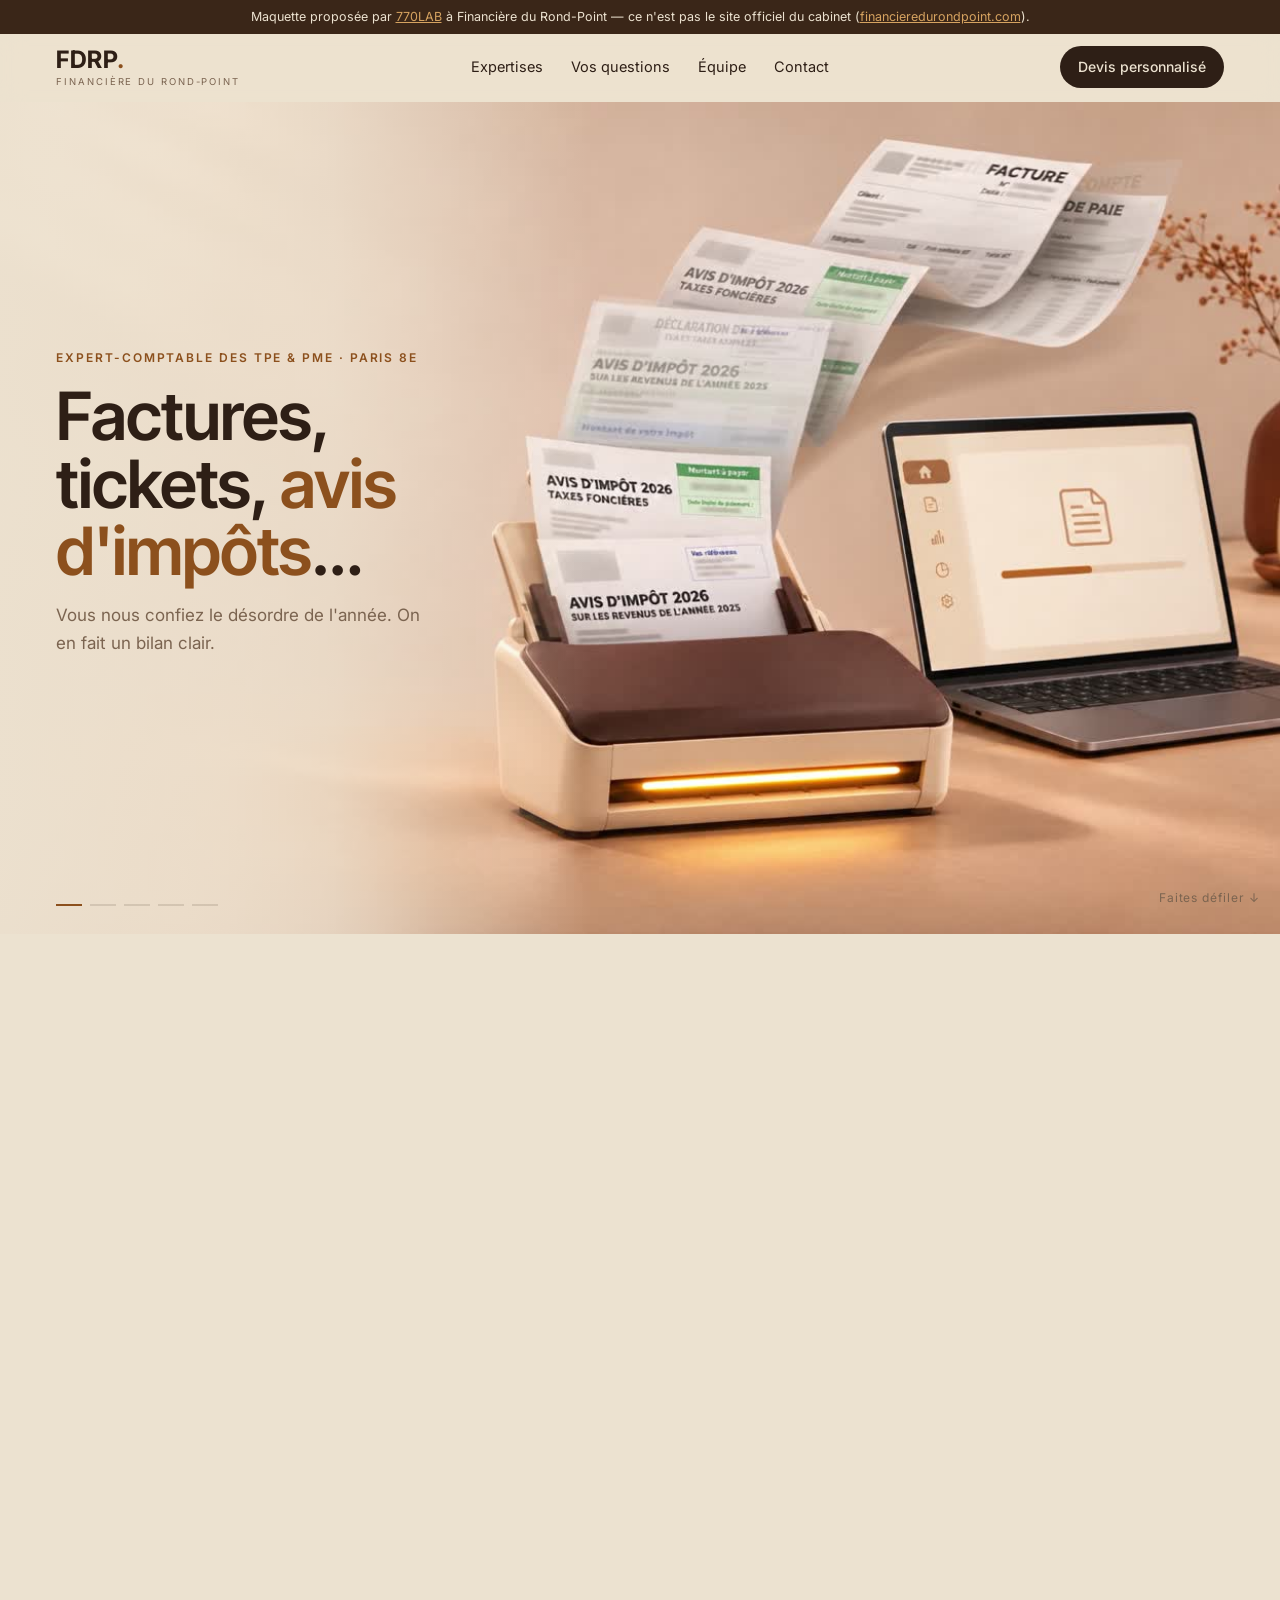
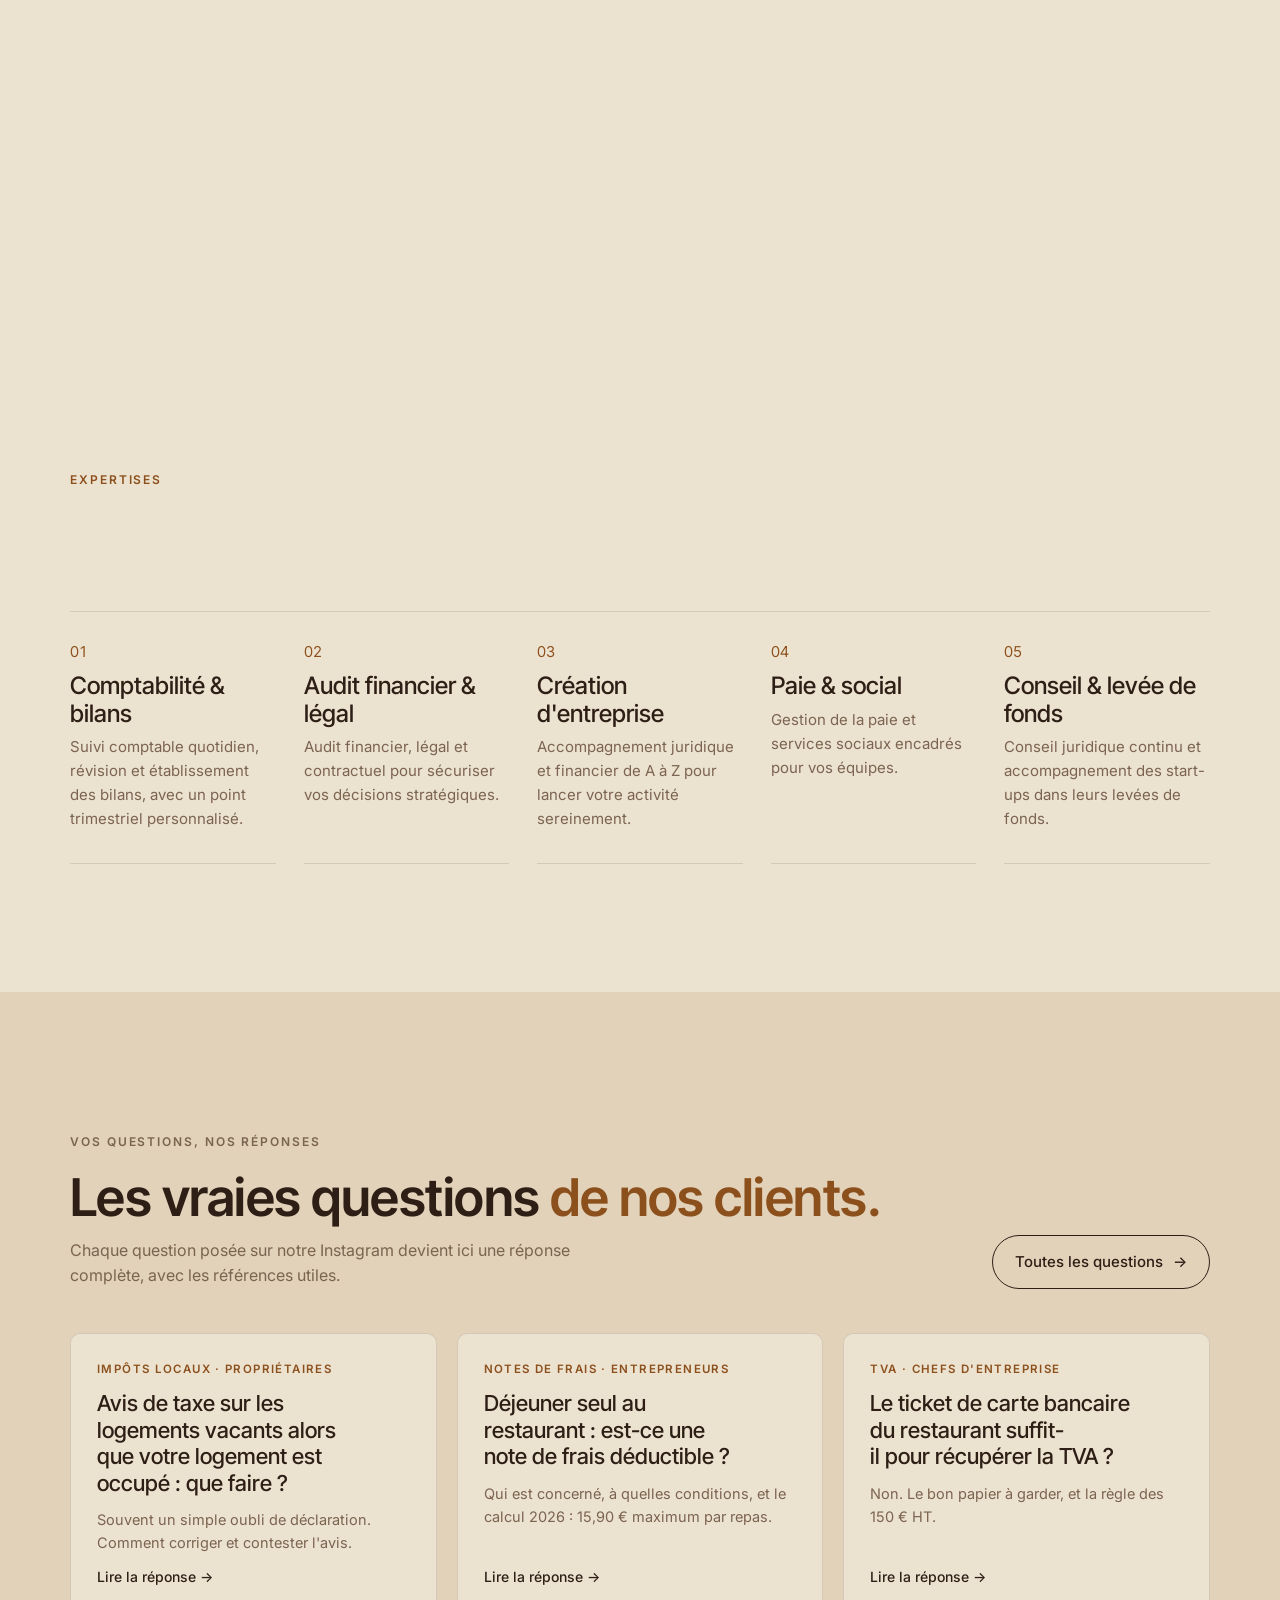
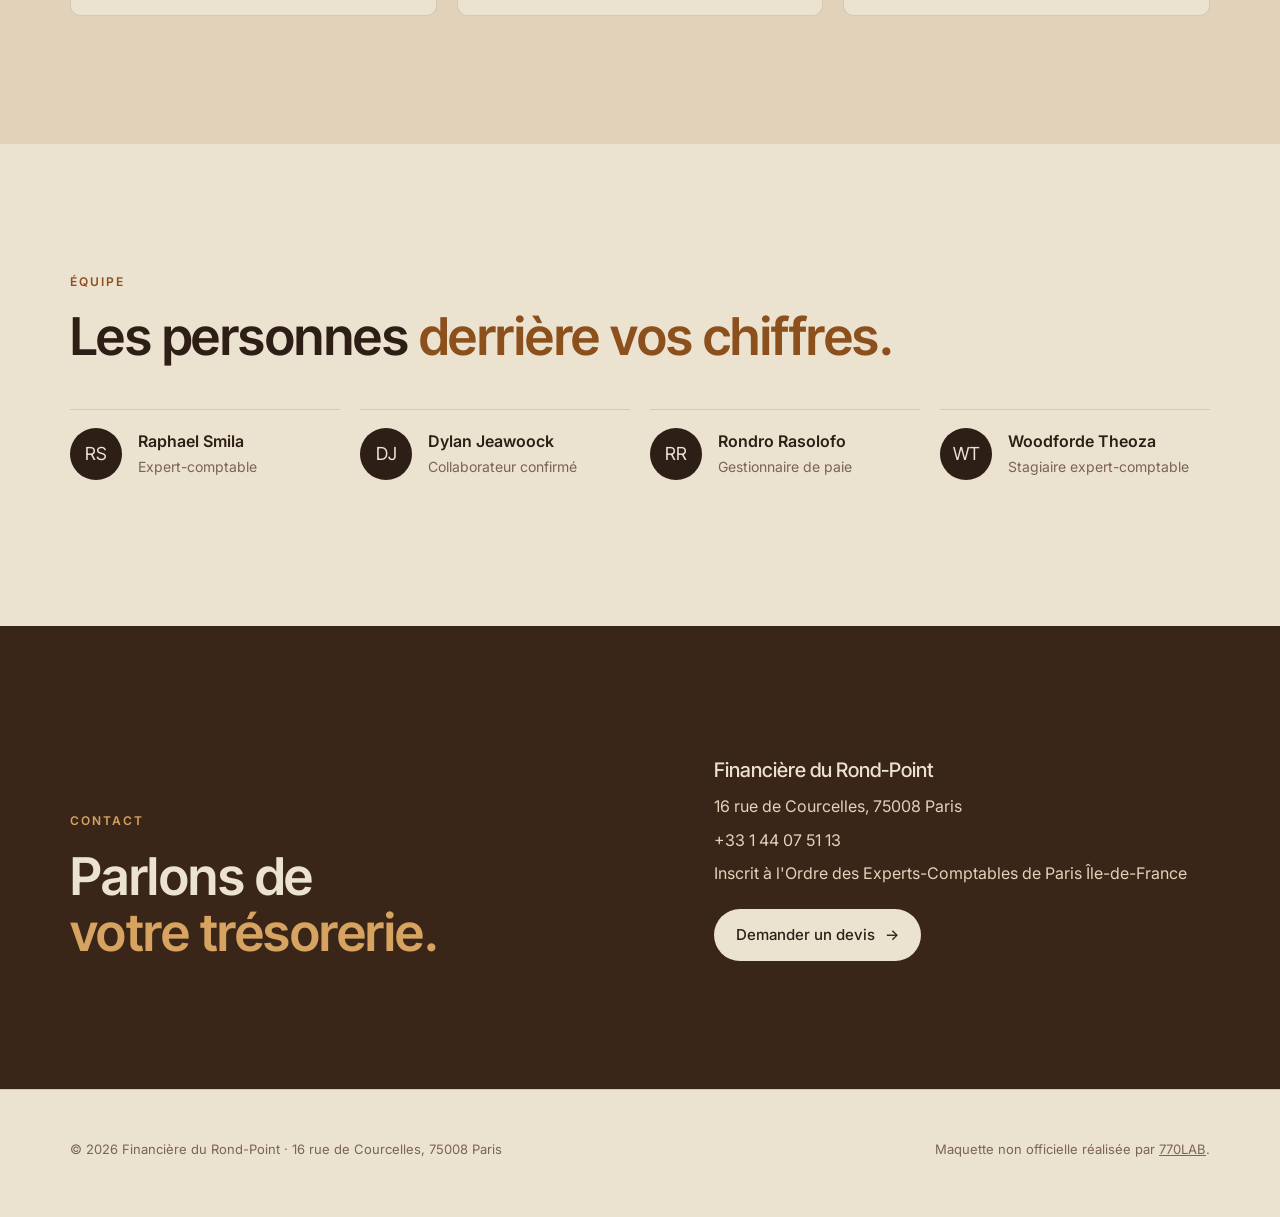
<file: index.html>
<!DOCTYPE html>
<html lang="fr">
<head>
  <meta charset="utf-8">
  <meta name="viewport" content="width=device-width, initial-scale=1, viewport-fit=cover">
  <title>[Maquette] FDRP — Expert-comptable des TPE &amp; PME à Paris 8e</title>
  <meta name="description" content="Proposition de site par 770LAB pour Financière du Rond-Point (FDRP), cabinet d'expertise comptable à Paris 8e. Maquette non officielle.">
  <meta name="robots" content="noindex, nofollow">
  <meta name="theme-color" content="#ece2d0">
  <meta property="og:title" content="[Maquette] FDRP — Expert-comptable des TPE &amp; PME à Paris 8e">
  <meta property="og:description" content="Proposition de site par 770LAB pour Financière du Rond-Point. Maquette non officielle.">
  <meta property="og:image" content="https://770lab.com/fdrp/img/keys/k5.jpg?v=2">
  <meta property="og:type" content="website">
  <link rel="icon" href="data:image/svg+xml,%3Csvg xmlns='http://www.w3.org/2000/svg' viewBox='0 0 32 32'%3E%3Crect width='32' height='32' rx='7' fill='%233a2618'/%3E%3Ctext x='16' y='21.5' font-family='Inter Tight,Inter,Arial,sans-serif' font-size='13' font-weight='700' fill='%23d6a360' text-anchor='middle'%3EFD%3C/text%3E%3C/svg%3E">
  <link rel="preconnect" href="https://fonts.googleapis.com">
  <link rel="preconnect" href="https://fonts.gstatic.com" crossorigin>
  <link href="https://fonts.googleapis.com/css2?family=Inter+Tight:wght@500;600;700&family=Inter:wght@400;500;600&display=swap" rel="stylesheet">
  <link rel="preload" as="image" href="img/keys/k1.jpg?v=2">
  <link rel="stylesheet" href="css/site.css?v=5">
  <script type="application/ld+json">{"@context":"https://schema.org","@type":"WebPage","name":"Maquette de site pour Financière du Rond-Point (FDRP)","description":"Proposition de site réalisée par 770LAB, non officielle. Site officiel : https://financieredurondpoint.com/","publisher":{"@type":"Organization","name":"770LAB","url":"https://770lab.com"}}</script>
  <script>document.documentElement.classList.add('js')</script>
</head>
<body>

  <div class="demo-bar" role="note">Maquette proposée par <a href="https://770lab.com">770LAB</a> à Financière du Rond-Point — ce n'est pas le site officiel du cabinet (<a href="https://financieredurondpoint.com/">financieredurondpoint.com</a>).</div>

  <header class="nav" id="nav">
    <div class="shell">
      <a href="#top" class="brand" aria-label="FDRP, Financière du Rond-Point"><b>FDRP<i>.</i></b><span>Financière du Rond-Point</span></a>
      <nav class="nav-links" aria-label="Navigation principale">
        <a href="#expertises">Expertises</a>
        <a href="#questions">Vos questions</a>
        <a href="#equipe">Équipe</a>
        <a href="#contact">Contact</a>
      </nav>
      <a href="#contact" class="btn nav-cta">Devis<span class="lg"> personnalisé</span></a>
    </div>
  </header>

  <main>
    <!-- ===== HERO : des papiers au bilan ===== -->
    <section class="hero" id="top" aria-label="Des factures au bilan : le scanner verse les documents dans l'ordinateur, qui sort le bilan">
      <div class="stage" id="stage">
        <img class="poster" src="img/keys/k1.jpg?v=2" alt="Avis d'impôt, taxe foncière, facture, bulletin de paie, relevé de compte, déclaration de TVA et ticket de carte bancaire tombent vers un scanner posé à côté d'un ordinateur portable" fetchpriority="high">
        <canvas id="seq" aria-hidden="true"></canvas>
        <div class="scrim"></div>

        <div class="copy" id="copy">
          <div class="ph on" data-ph="0">
            <p class="eyebrow">Expert-comptable des TPE &amp; PME · Paris 8e</p>
            <h1 class="h1">Factures, tickets, <em>avis d'impôts</em>…</h1>
            <p class="lead">Vous nous confiez le désordre de l'année. On en fait un bilan clair.</p>
          </div>
          <div class="ph" data-ph="1" aria-hidden="true">
            <p class="eyebrow">Numérisation · tri · contrôle</p>
            <p class="h1">Tout passe au scanner, <em>rien ne se perd.</em></p>
            <div class="chips"><span>TVA</span><span>Notes de frais</span><span>Paie</span><span>Taxe foncière</span><span>Liasse fiscale</span></div>
          </div>
          <div class="ph" data-ph="2" aria-hidden="true">
            <p class="eyebrow">Saisie · rapprochement</p>
            <p class="h1">On trie, on rapproche, <em>on vérifie.</em></p>
            <div class="stat"><b data-to="500" data-suf="+">500+</b><span>clients accompagnés</span></div>
          </div>
          <div class="ph" data-ph="3" aria-hidden="true">
            <p class="eyebrow">Bilan · étude</p>
            <p class="h1">Votre bilan. <em>Votre étude.</em></p>
            <div class="stat"><b data-to="20" data-suf="+">20+</b><span>ans d'expérience combinée</span></div>
          </div>
          <div class="ph" data-ph="4" aria-hidden="true">
            <p class="eyebrow">Financière du Rond-Point · FDRP</p>
            <p class="h1">On gère vos chiffres, <em>vous respirez.</em></p>
            <div class="stat"><b data-to="9">9</b><span>collaborateurs dédiés</span></div>
            <a href="#contact" class="btn" style="align-self:flex-start">Discuter de mon projet <span aria-hidden="true">→</span></a>
          </div>
        </div>

        <div class="progress" aria-hidden="true"><i class="on"></i><i></i><i></i><i></i><i></i></div>
        <div class="scroll-hint" aria-hidden="true">Faites défiler ↓</div>
      </div>
    </section>

    <!-- ===== EXPERTISES ===== -->
    <section class="block expertises" id="expertises">
      <div class="shell">
        <p class="eyebrow reveal">Expertises</p>
        <h2 class="h2 reveal">Un accompagnement complet, <em>à chaque étape.</em></h2>
        <div class="grid">
          <article class="exp reveal"><span class="n">01</span><h3>Comptabilité &amp; bilans</h3><p>Suivi comptable quotidien, révision et établissement des bilans, avec un point trimestriel personnalisé.</p></article>
          <article class="exp reveal"><span class="n">02</span><h3>Audit financier &amp; légal</h3><p>Audit financier, légal et contractuel pour sécuriser vos décisions stratégiques.</p></article>
          <article class="exp reveal"><span class="n">03</span><h3>Création d'entreprise</h3><p>Accompagnement juridique et financier de A à Z pour lancer votre activité sereinement.</p></article>
          <article class="exp reveal"><span class="n">04</span><h3>Paie &amp; social</h3><p>Gestion de la paie et services sociaux encadrés pour vos équipes.</p></article>
          <article class="exp reveal"><span class="n">05</span><h3>Conseil &amp; levée de fonds</h3><p>Conseil juridique continu et accompagnement des start-ups dans leurs levées de fonds.</p></article>
        </div>
      </div>
    </section>

    <!-- ===== VOS QUESTIONS (pages tirées d'Instagram) ===== -->
    <section class="block questions" id="questions">
      <div class="shell">
        <div class="head">
          <div>
            <p class="eyebrow reveal">Vos questions, nos réponses</p>
            <h2 class="h2 reveal">Les vraies questions <em>de nos clients.</em></h2>
            <p class="reveal">Chaque question posée sur notre Instagram devient ici une réponse complète, avec les références utiles.</p>
          </div>
          <a href="questions/" class="btn btn-ghost reveal">Toutes les questions <span aria-hidden="true">→</span></a>
        </div>
        <div class="qgrid">
          <a class="qcard reveal" href="questions/taxe-logements-vacants-avis-logement-occupe.html">
            <span class="tag">Impôts locaux · Propriétaires</span>
            <h3>Avis de taxe sur les logements vacants alors que votre logement est occupé : que faire ?</h3>
            <p>Souvent un simple oubli de déclaration. Comment corriger et contester l'avis.</p>
            <span class="more">Lire la réponse →</span>
          </a>
          <a class="qcard reveal" href="questions/dejeuner-seul-restaurant-frais-de-repas-deductibles.html">
            <span class="tag">Notes de frais · Entrepreneurs</span>
            <h3>Déjeuner seul au restaurant : est-ce une note de frais déductible ?</h3>
            <p>Qui est concerné, à quelles conditions, et le calcul 2026 : 15,90&nbsp;€ maximum par repas.</p>
            <span class="more">Lire la réponse →</span>
          </a>
          <a class="qcard reveal" href="questions/ticket-carte-bancaire-restaurant-tva-recuperable.html">
            <span class="tag">TVA · Chefs d'entreprise</span>
            <h3>Le ticket de carte bancaire du restaurant suffit-il pour récupérer la TVA ?</h3>
            <p>Non. Le bon papier à garder, et la règle des 150&nbsp;€&nbsp;HT.</p>
            <span class="more">Lire la réponse →</span>
          </a>
        </div>
      </div>
    </section>

    <!-- ===== ÉQUIPE ===== -->
    <section class="block team" id="equipe">
      <div class="shell">
        <p class="eyebrow reveal">Équipe</p>
        <h2 class="h2 reveal">Les personnes <em>derrière vos chiffres.</em></h2>
        <div class="grid">
          <div class="member reveal"><span class="av">RS</span><div><b>Raphael Smila</b><span>Expert-comptable</span></div></div>
          <div class="member reveal"><span class="av">DJ</span><div><b>Dylan Jeawoock</b><span>Collaborateur confirmé</span></div></div>
          <div class="member reveal"><span class="av">RR</span><div><b>Rondro Rasolofo</b><span>Gestionnaire de paie</span></div></div>
          <div class="member reveal"><span class="av">WT</span><div><b>Woodforde Theoza</b><span>Stagiaire expert-comptable</span></div></div>
        </div>
      </div>
    </section>

    <!-- ===== CONTACT ===== -->
    <section class="block contact" id="contact">
      <div class="shell inner">
        <div>
          <p class="eyebrow reveal">Contact</p>
          <h2 class="h2 reveal">Parlons de <em>votre trésorerie.</em></h2>
        </div>
        <div class="info reveal">
          <strong>Financière du Rond-Point</strong>
          <span>16 rue de Courcelles, 75008 Paris</span>
          <span>+33 1 44 07 51 13</span>
          <span>Inscrit à l'Ordre des Experts-Comptables de Paris Île-de-France</span>
          <a class="btn" href="https://financieredurondpoint.com/contact.html">Demander un devis <span aria-hidden="true">→</span></a>
        </div>
      </div>
    </section>
  </main>

  <footer class="footer">
    <div class="shell">
      <p>© 2026 Financière du Rond-Point · 16 rue de Courcelles, 75008 Paris</p>
      <p>Maquette non officielle réalisée par <a href="https://770lab.com">770LAB</a>.</p>
    </div>
  </footer>

  <script src="js/site.js?v=3"></script>
</body>
</html>
</file>
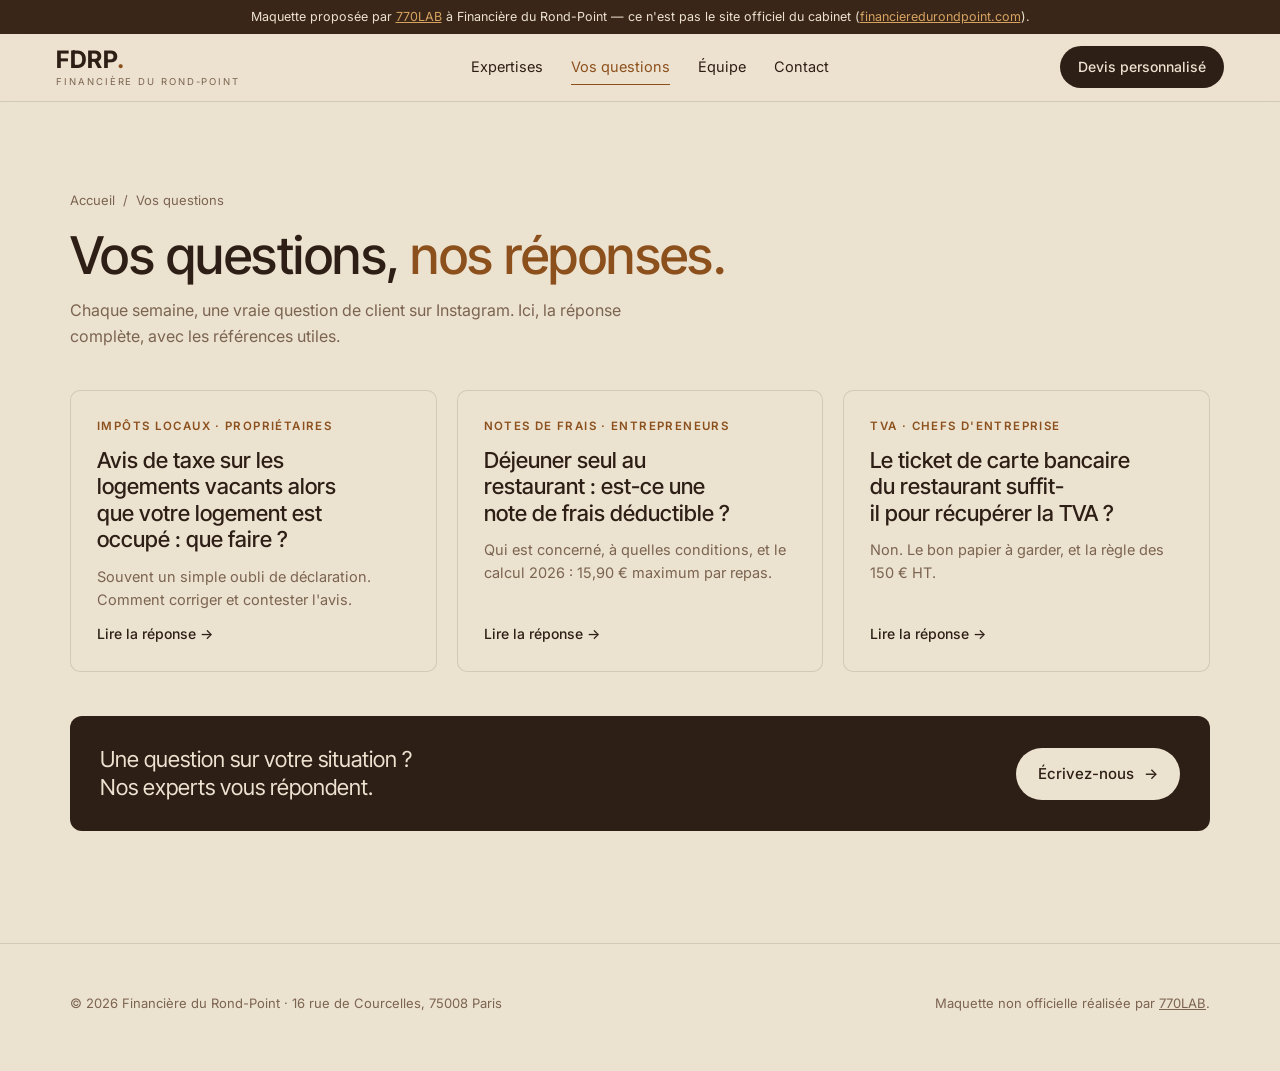
<file: questions/index.html>
<!DOCTYPE html>
<html lang="fr">
<head>
  <meta charset="utf-8">
  <meta name="viewport" content="width=device-width, initial-scale=1, viewport-fit=cover">
  <title>[Maquette] Vos questions, nos réponses | FDRP expert-comptable Paris 8e</title>
  <meta name="description" content="Les vraies questions des clients de Financière du Rond-Point : TVA, notes de frais, impôts locaux… Une réponse claire et sourcée à chaque fois.">
  <meta name="robots" content="noindex, nofollow">
  <link rel="canonical" href="https://770lab.com/fdrp/questions/">
  <meta property="og:title" content="[Maquette] Vos questions, nos réponses | FDRP expert-comptable Paris 8e">
  <meta property="og:description" content="Les vraies questions des clients de Financière du Rond-Point : TVA, notes de frais, impôts locaux… Une réponse claire et sourcée à chaque fois.">
  <meta property="og:type" content="article">
  <link rel="icon" href="data:image/svg+xml,%3Csvg xmlns='http://www.w3.org/2000/svg' viewBox='0 0 32 32'%3E%3Crect width='32' height='32' rx='7' fill='%233a2618'/%3E%3Ctext x='16' y='21.5' font-family='Inter Tight,Inter,Arial,sans-serif' font-size='13' font-weight='700' fill='%23d6a360' text-anchor='middle'%3EFD%3C/text%3E%3C/svg%3E">
  <link rel="preconnect" href="https://fonts.googleapis.com">
  <link rel="preconnect" href="https://fonts.gstatic.com" crossorigin>
  <link href="https://fonts.googleapis.com/css2?family=Inter+Tight:wght@500;600;700&family=Inter:wght@400;500;600&display=swap" rel="stylesheet">
  <link rel="stylesheet" href="../css/site.css?v=5">
  <script type="application/ld+json">{"@context": "https://schema.org", "@type": "CollectionPage", "name": "Vos questions, nos réponses", "hasPart": [{"@type": "FAQPage", "name": "Avis de taxe sur les logements vacants alors que votre logement est occupé : que faire ?", "url": "https://770lab.com/fdrp/questions/taxe-logements-vacants-avis-logement-occupe.html"}, {"@type": "FAQPage", "name": "Déjeuner seul au restaurant : est-ce une note de frais déductible ?", "url": "https://770lab.com/fdrp/questions/dejeuner-seul-restaurant-frais-de-repas-deductibles.html"}, {"@type": "FAQPage", "name": "Le ticket de carte bancaire du restaurant suffit-il pour récupérer la TVA ?", "url": "https://770lab.com/fdrp/questions/ticket-carte-bancaire-restaurant-tva-recuperable.html"}]}</script>
</head>
<body>
  <div class="demo-bar" role="note">Maquette proposée par <a href="https://770lab.com">770LAB</a> à Financière du Rond-Point — ce n'est pas le site officiel du cabinet (<a href="https://financieredurondpoint.com/">financieredurondpoint.com</a>).</div>
  <header class="nav is-solid">
    <div class="shell">
      <a href="../" class="brand" aria-label="FDRP, Financière du Rond-Point"><b>FDRP<i>.</i></b><span>Financière du Rond-Point</span></a>
      <nav class="nav-links" aria-label="Navigation principale">
        <a href="../#expertises">Expertises</a>
        <a href="./" class="is-active">Vos questions</a>
        <a href="../#equipe">Équipe</a>
        <a href="../#contact">Contact</a>
      </nav>
      <a href="../#contact" class="btn nav-cta">Devis<span class="lg"> personnalisé</span></a>
    </div>
  </header>
  <main class="article">
    <div class="shell" style="max-width:1180px">
      <nav class="crumbs" aria-label="Fil d'Ariane"><a href="../">Accueil</a><span>/</span><span>Vos questions</span></nav>
      <h1>Vos questions, <em style="color:var(--accent)">nos réponses.</em></h1>
      <p class="meta" style="max-width:60ch;font-size:16px">Chaque semaine, une vraie question de client sur Instagram. Ici, la réponse complète, avec les références utiles.</p>
      <div class="qgrid" style="margin-top:40px">
        <a class="qcard" href="taxe-logements-vacants-avis-logement-occupe.html">
          <span class="tag">Impôts locaux · Propriétaires</span>
          <h3>Avis de taxe sur les logements vacants alors que votre logement est occupé : que faire ?</h3>
          <p>Souvent un simple oubli de déclaration. Comment corriger et contester l&#x27;avis.</p>
          <span class="more">Lire la réponse →</span>
        </a>
        <a class="qcard" href="dejeuner-seul-restaurant-frais-de-repas-deductibles.html">
          <span class="tag">Notes de frais · Entrepreneurs</span>
          <h3>Déjeuner seul au restaurant : est-ce une note de frais déductible ?</h3>
          <p>Qui est concerné, à quelles conditions, et le calcul 2026 : 15,90 € maximum par repas.</p>
          <span class="more">Lire la réponse →</span>
        </a>
        <a class="qcard" href="ticket-carte-bancaire-restaurant-tva-recuperable.html">
          <span class="tag">TVA · Chefs d&#x27;entreprise</span>
          <h3>Le ticket de carte bancaire du restaurant suffit-il pour récupérer la TVA ?</h3>
          <p>Non. Le bon papier à garder, et la règle des 150 € HT.</p>
          <span class="more">Lire la réponse →</span>
        </a>
      </div>
      <div class="cta-box">
        <p>Une question sur votre situation ?<br>Nos experts vous répondent.</p>
        <a class="btn" href="../#contact">Écrivez-nous <span aria-hidden="true">→</span></a>
      </div>
    </div>
  </main>
  <footer class="footer">
    <div class="shell">
      <p>© 2026 Financière du Rond-Point · 16 rue de Courcelles, 75008 Paris</p>
      <p>Maquette non officielle réalisée par <a href="https://770lab.com">770LAB</a>.</p>
    </div>
  </footer>
</body>
</html>
</file>
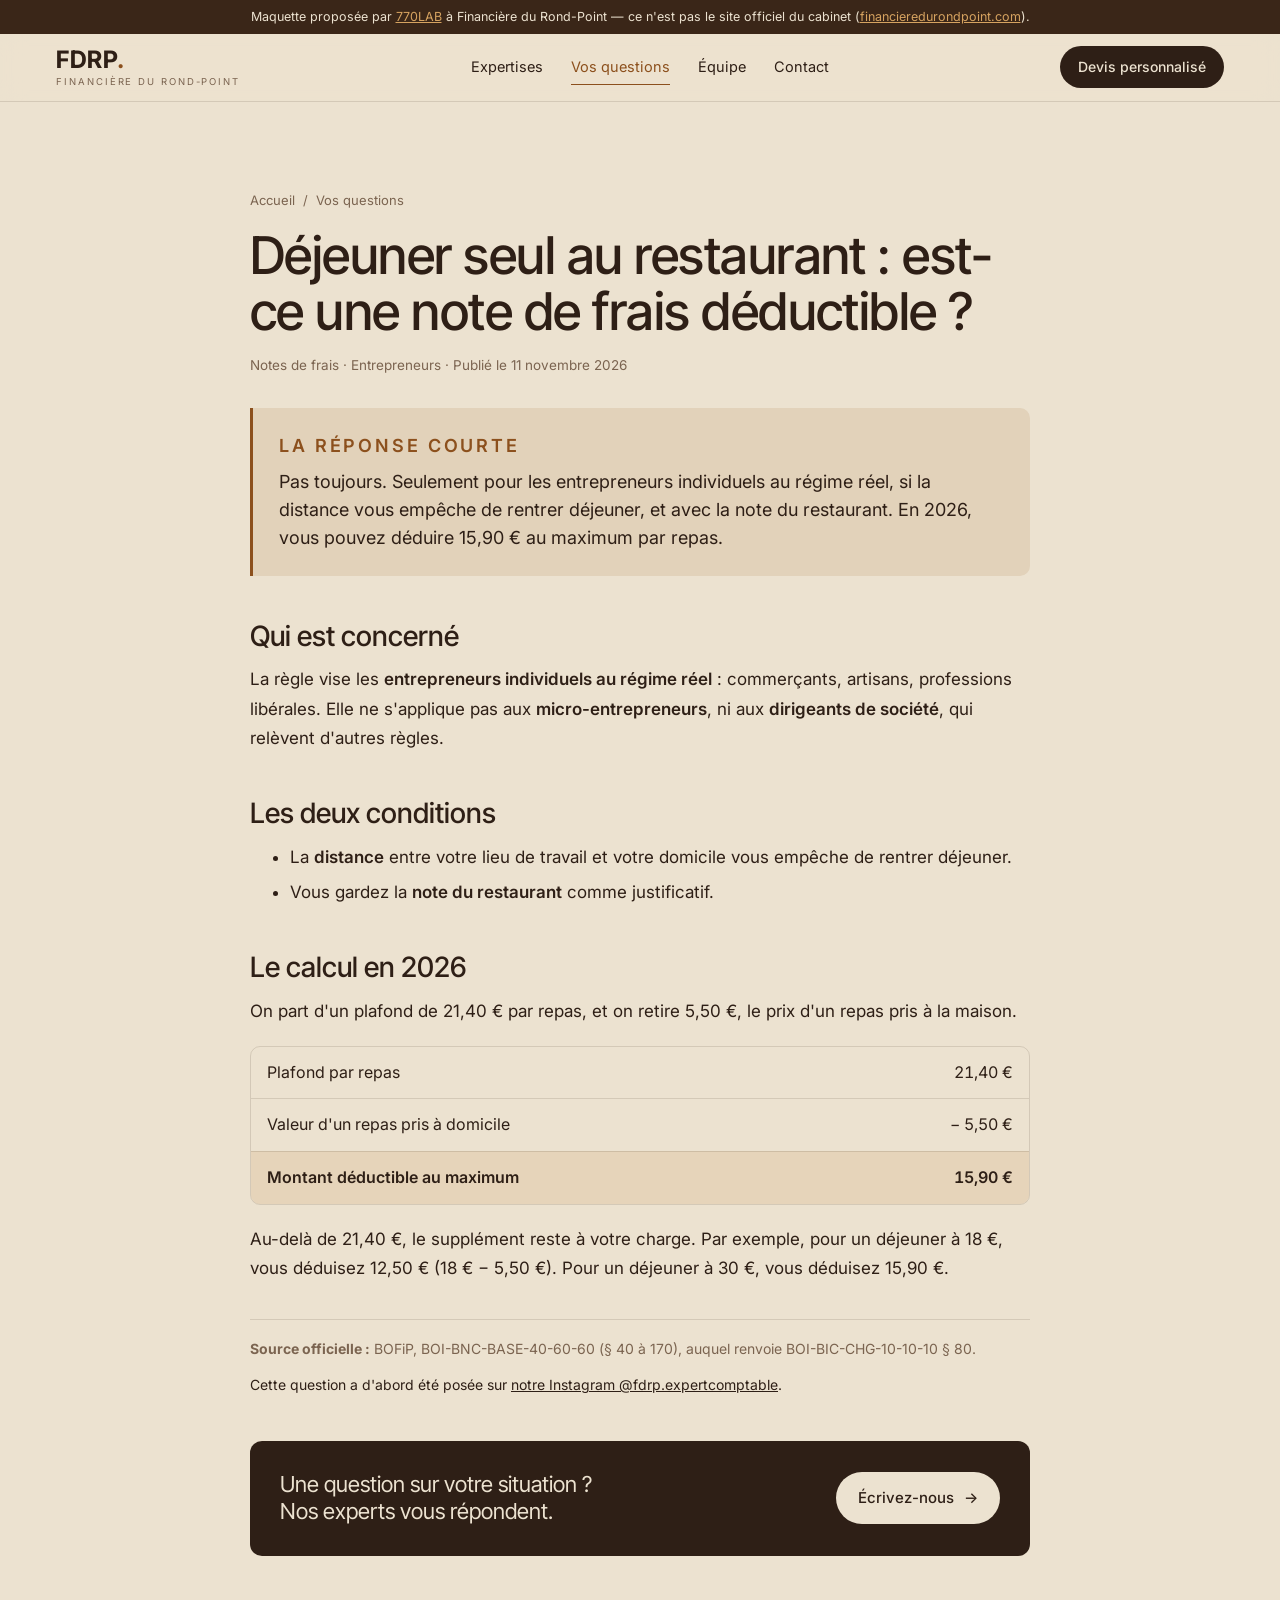
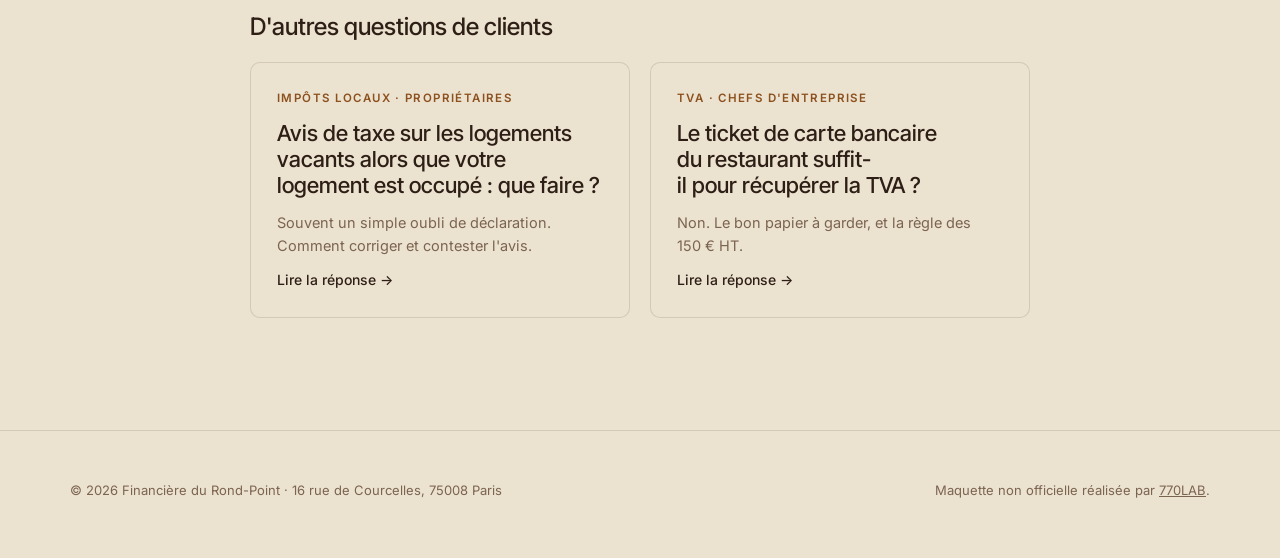
<file: questions/dejeuner-seul-restaurant-frais-de-repas-deductibles.html>
<!DOCTYPE html>
<html lang="fr">
<head>
  <meta charset="utf-8">
  <meta name="viewport" content="width=device-width, initial-scale=1, viewport-fit=cover">
  <title>[Maquette] Déjeuner seul au restaurant : est-ce une note de frais déductible ? | FDRP expert-comptable Paris 8e</title>
  <meta name="description" content="Le repas pris seul au restaurant est-il déductible ? Pour les entrepreneurs individuels au réel, sous conditions : jusqu&#x27;à 15,90 € par repas en 2026. Explications et calcul.">
  <meta name="robots" content="noindex, nofollow">
  <link rel="canonical" href="https://770lab.com/fdrp/questions/dejeuner-seul-restaurant-frais-de-repas-deductibles.html">
  <meta property="og:title" content="[Maquette] Déjeuner seul au restaurant : est-ce une note de frais déductible ? | FDRP expert-comptable Paris 8e">
  <meta property="og:description" content="Le repas pris seul au restaurant est-il déductible ? Pour les entrepreneurs individuels au réel, sous conditions : jusqu&#x27;à 15,90 € par repas en 2026. Explications et calcul.">
  <meta property="og:type" content="article">
  <link rel="icon" href="data:image/svg+xml,%3Csvg xmlns='http://www.w3.org/2000/svg' viewBox='0 0 32 32'%3E%3Crect width='32' height='32' rx='7' fill='%233a2618'/%3E%3Ctext x='16' y='21.5' font-family='Inter Tight,Inter,Arial,sans-serif' font-size='13' font-weight='700' fill='%23d6a360' text-anchor='middle'%3EFD%3C/text%3E%3C/svg%3E">
  <link rel="preconnect" href="https://fonts.googleapis.com">
  <link rel="preconnect" href="https://fonts.gstatic.com" crossorigin>
  <link href="https://fonts.googleapis.com/css2?family=Inter+Tight:wght@500;600;700&family=Inter:wght@400;500;600&display=swap" rel="stylesheet">
  <link rel="stylesheet" href="../css/site.css?v=5">
  <script type="application/ld+json">{"@context": "https://schema.org", "@type": "FAQPage", "datePublished": "2026-11-11", "mainEntity": [{"@type": "Question", "name": "Déjeuner seul au restaurant : est-ce une note de frais déductible ?", "acceptedAnswer": {"@type": "Answer", "text": "Pas toujours. Seulement pour les entrepreneurs individuels au régime réel, si la distance vous empêche de rentrer déjeuner, et avec la note du restaurant. En 2026, vous pouvez déduire 15,90 € au maximum par repas."}}]}</script>
</head>
<body>
  <div class="demo-bar" role="note">Maquette proposée par <a href="https://770lab.com">770LAB</a> à Financière du Rond-Point — ce n'est pas le site officiel du cabinet (<a href="https://financieredurondpoint.com/">financieredurondpoint.com</a>).</div>
  <header class="nav is-solid">
    <div class="shell">
      <a href="../" class="brand" aria-label="FDRP, Financière du Rond-Point"><b>FDRP<i>.</i></b><span>Financière du Rond-Point</span></a>
      <nav class="nav-links" aria-label="Navigation principale">
        <a href="../#expertises">Expertises</a>
        <a href="./" class="is-active">Vos questions</a>
        <a href="../#equipe">Équipe</a>
        <a href="../#contact">Contact</a>
      </nav>
      <a href="../#contact" class="btn nav-cta">Devis<span class="lg"> personnalisé</span></a>
    </div>
  </header>
  <main class="article">
    <div class="shell">
      <nav class="crumbs" aria-label="Fil d'Ariane"><a href="../">Accueil</a><span>/</span><a href="./">Vos questions</a></nav>
      <h1>Déjeuner seul au restaurant : est-ce une note de frais déductible ?</h1>
      <p class="meta">Notes de frais · Entrepreneurs · Publié le <time datetime="2026-11-11">11 novembre 2026</time></p>
      <div class="answer"><p class="eyebrow">La réponse courte</p>
        <p>Pas toujours. Seulement pour les entrepreneurs individuels au régime réel, si la distance vous empêche de rentrer déjeuner, et avec la note du restaurant. En 2026, vous pouvez déduire 15,90 € au maximum par repas.</p></div>
      <div class="prose"><h2>Qui est concerné</h2><p>La règle vise les <strong>entrepreneurs individuels au régime réel</strong> : commerçants, artisans, professions libérales. Elle ne s'applique pas aux <strong>micro-entrepreneurs</strong>, ni aux <strong>dirigeants de société</strong>, qui relèvent d'autres règles.</p><h2>Les deux conditions</h2><ul><li>La <strong>distance</strong> entre votre lieu de travail et votre domicile vous empêche de rentrer déjeuner.</li><li>Vous gardez la <strong>note du restaurant</strong> comme justificatif.</li></ul><h2>Le calcul en 2026</h2><p>On part d'un plafond de 21,40 € par repas, et on retire 5,50 €, le prix d'un repas pris à la maison.</p><div class="calc"><table><tr><td>Plafond par repas</td><td>21,40 €</td></tr><tr><td>Valeur d'un repas pris à domicile</td><td>− 5,50 €</td></tr><tr><td>Montant déductible au maximum</td><td>15,90 €</td></tr></table></div><p>Au-delà de 21,40 €, le supplément reste à votre charge. Par exemple, pour un déjeuner à 18 €, vous déduisez 12,50 € (18 € − 5,50 €). Pour un déjeuner à 30 €, vous déduisez 15,90 €.</p></div>
      <p class="source"><strong>Source officielle :</strong> BOFiP, BOI-BNC-BASE-40-60-60 (§ 40 à 170), auquel renvoie BOI-BIC-CHG-10-10-10 § 80.</p>
      <p class="insta">Cette question a d'abord été posée sur <a href="https://www.instagram.com/reel/DfmGV1goyt4/" rel="noopener">notre Instagram @fdrp.expertcomptable</a>.</p>
      <div class="cta-box">
        <p>Une question sur votre situation ?<br>Nos experts vous répondent.</p>
        <a class="btn" href="../#contact">Écrivez-nous <span aria-hidden="true">→</span></a>
      </div>
      <section class="related"><h2>D'autres questions de clients</h2>
        <div class="qgrid">
        <a class="qcard" href="taxe-logements-vacants-avis-logement-occupe.html">
          <span class="tag">Impôts locaux · Propriétaires</span>
          <h3>Avis de taxe sur les logements vacants alors que votre logement est occupé : que faire ?</h3>
          <p>Souvent un simple oubli de déclaration. Comment corriger et contester l&#x27;avis.</p>
          <span class="more">Lire la réponse →</span>
        </a>
        <a class="qcard" href="ticket-carte-bancaire-restaurant-tva-recuperable.html">
          <span class="tag">TVA · Chefs d&#x27;entreprise</span>
          <h3>Le ticket de carte bancaire du restaurant suffit-il pour récupérer la TVA ?</h3>
          <p>Non. Le bon papier à garder, et la règle des 150 € HT.</p>
          <span class="more">Lire la réponse →</span>
        </a>
        </div></section>
    </div>
  </main>
  <footer class="footer">
    <div class="shell">
      <p>© 2026 Financière du Rond-Point · 16 rue de Courcelles, 75008 Paris</p>
      <p>Maquette non officielle réalisée par <a href="https://770lab.com">770LAB</a>.</p>
    </div>
  </footer>
</body>
</html>
</file>
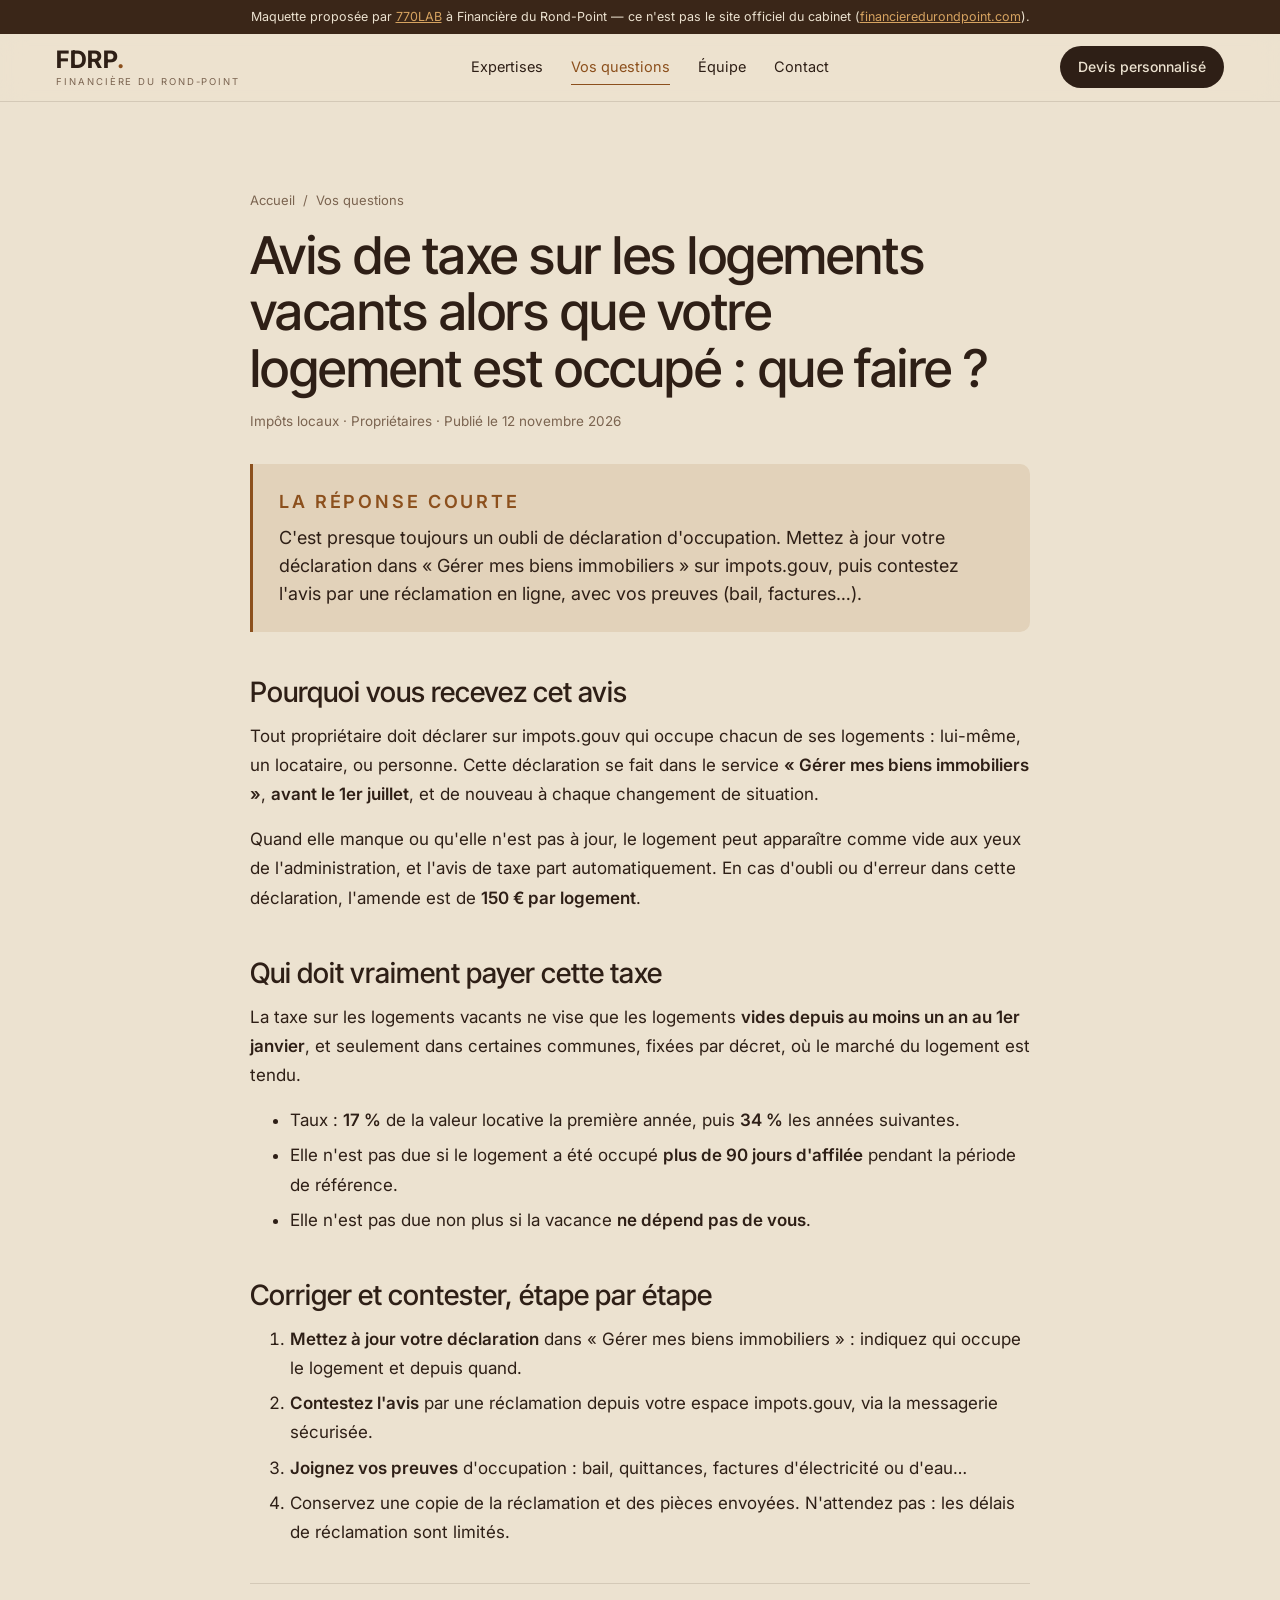
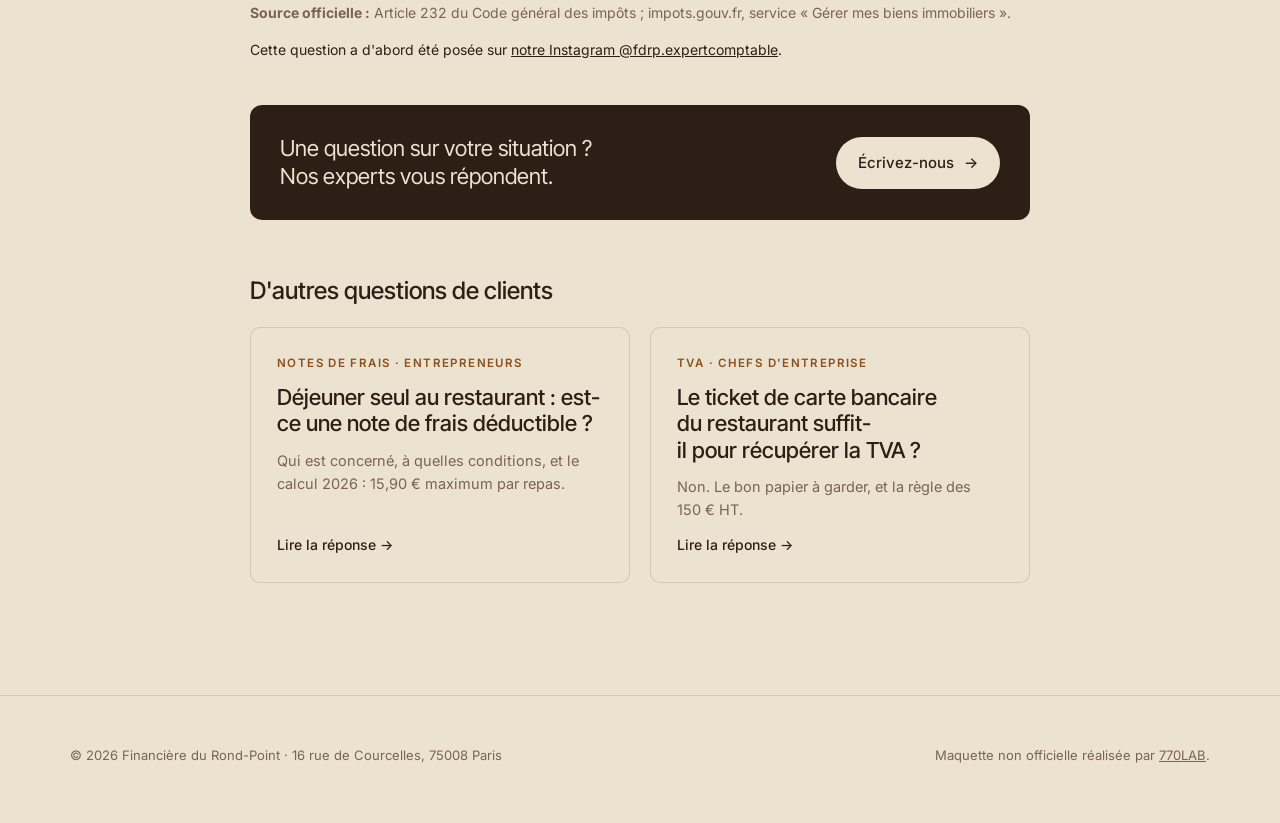
<file: questions/taxe-logements-vacants-avis-logement-occupe.html>
<!DOCTYPE html>
<html lang="fr">
<head>
  <meta charset="utf-8">
  <meta name="viewport" content="width=device-width, initial-scale=1, viewport-fit=cover">
  <title>[Maquette] Avis de taxe sur les logements vacants alors que votre logement est occupé : que faire ? | FDRP expert-comptable Paris 8e</title>
  <meta name="description" content="Vous recevez un avis de taxe sur les logements vacants alors que votre logement est occupé ? C&#x27;est souvent un oubli de déclaration sur impots.gouv. Les étapes pour corriger et contester.">
  <meta name="robots" content="noindex, nofollow">
  <link rel="canonical" href="https://770lab.com/fdrp/questions/taxe-logements-vacants-avis-logement-occupe.html">
  <meta property="og:title" content="[Maquette] Avis de taxe sur les logements vacants alors que votre logement est occupé : que faire ? | FDRP expert-comptable Paris 8e">
  <meta property="og:description" content="Vous recevez un avis de taxe sur les logements vacants alors que votre logement est occupé ? C&#x27;est souvent un oubli de déclaration sur impots.gouv. Les étapes pour corriger et contester.">
  <meta property="og:type" content="article">
  <link rel="icon" href="data:image/svg+xml,%3Csvg xmlns='http://www.w3.org/2000/svg' viewBox='0 0 32 32'%3E%3Crect width='32' height='32' rx='7' fill='%233a2618'/%3E%3Ctext x='16' y='21.5' font-family='Inter Tight,Inter,Arial,sans-serif' font-size='13' font-weight='700' fill='%23d6a360' text-anchor='middle'%3EFD%3C/text%3E%3C/svg%3E">
  <link rel="preconnect" href="https://fonts.googleapis.com">
  <link rel="preconnect" href="https://fonts.gstatic.com" crossorigin>
  <link href="https://fonts.googleapis.com/css2?family=Inter+Tight:wght@500;600;700&family=Inter:wght@400;500;600&display=swap" rel="stylesheet">
  <link rel="stylesheet" href="../css/site.css?v=5">
  <script type="application/ld+json">{"@context": "https://schema.org", "@type": "FAQPage", "datePublished": "2026-11-12", "mainEntity": [{"@type": "Question", "name": "Avis de taxe sur les logements vacants alors que votre logement est occupé : que faire ?", "acceptedAnswer": {"@type": "Answer", "text": "C'est presque toujours un oubli de déclaration d'occupation. Mettez à jour votre déclaration dans « Gérer mes biens immobiliers » sur impots.gouv, puis contestez l'avis par une réclamation en ligne, avec vos preuves (bail, factures…)."}}]}</script>
</head>
<body>
  <div class="demo-bar" role="note">Maquette proposée par <a href="https://770lab.com">770LAB</a> à Financière du Rond-Point — ce n'est pas le site officiel du cabinet (<a href="https://financieredurondpoint.com/">financieredurondpoint.com</a>).</div>
  <header class="nav is-solid">
    <div class="shell">
      <a href="../" class="brand" aria-label="FDRP, Financière du Rond-Point"><b>FDRP<i>.</i></b><span>Financière du Rond-Point</span></a>
      <nav class="nav-links" aria-label="Navigation principale">
        <a href="../#expertises">Expertises</a>
        <a href="./" class="is-active">Vos questions</a>
        <a href="../#equipe">Équipe</a>
        <a href="../#contact">Contact</a>
      </nav>
      <a href="../#contact" class="btn nav-cta">Devis<span class="lg"> personnalisé</span></a>
    </div>
  </header>
  <main class="article">
    <div class="shell">
      <nav class="crumbs" aria-label="Fil d'Ariane"><a href="../">Accueil</a><span>/</span><a href="./">Vos questions</a></nav>
      <h1>Avis de taxe sur les logements vacants alors que votre logement est occupé : que faire ?</h1>
      <p class="meta">Impôts locaux · Propriétaires · Publié le <time datetime="2026-11-12">12 novembre 2026</time></p>
      <div class="answer"><p class="eyebrow">La réponse courte</p>
        <p>C&#x27;est presque toujours un oubli de déclaration d&#x27;occupation. Mettez à jour votre déclaration dans « Gérer mes biens immobiliers » sur impots.gouv, puis contestez l&#x27;avis par une réclamation en ligne, avec vos preuves (bail, factures…).</p></div>
      <div class="prose"><h2>Pourquoi vous recevez cet avis</h2><p>Tout propriétaire doit déclarer sur impots.gouv qui occupe chacun de ses logements : lui-même, un locataire, ou personne. Cette déclaration se fait dans le service <strong>« Gérer mes biens immobiliers »</strong>, <strong>avant le 1er juillet</strong>, et de nouveau à chaque changement de situation.</p><p>Quand elle manque ou qu'elle n'est pas à jour, le logement peut apparaître comme vide aux yeux de l'administration, et l'avis de taxe part automatiquement. En cas d'oubli ou d'erreur dans cette déclaration, l'amende est de <strong>150 € par logement</strong>.</p><h2>Qui doit vraiment payer cette taxe</h2><p>La taxe sur les logements vacants ne vise que les logements <strong>vides depuis au moins un an au 1er janvier</strong>, et seulement dans certaines communes, fixées par décret, où le marché du logement est tendu.</p><ul><li>Taux : <strong>17 %</strong> de la valeur locative la première année, puis <strong>34 %</strong> les années suivantes.</li><li>Elle n'est pas due si le logement a été occupé <strong>plus de 90 jours d'affilée</strong> pendant la période de référence.</li><li>Elle n'est pas due non plus si la vacance <strong>ne dépend pas de vous</strong>.</li></ul><h2>Corriger et contester, étape par étape</h2><ol><li><strong>Mettez à jour votre déclaration</strong> dans « Gérer mes biens immobiliers » : indiquez qui occupe le logement et depuis quand.</li><li><strong>Contestez l'avis</strong> par une réclamation depuis votre espace impots.gouv, via la messagerie sécurisée.</li><li><strong>Joignez vos preuves</strong> d'occupation : bail, quittances, factures d'électricité ou d'eau…</li><li>Conservez une copie de la réclamation et des pièces envoyées. N'attendez pas : les délais de réclamation sont limités.</li></ol></div>
      <p class="source"><strong>Source officielle :</strong> Article 232 du Code général des impôts ; impots.gouv.fr, service « Gérer mes biens immobiliers ».</p>
      <p class="insta">Cette question a d'abord été posée sur <a href="https://www.instagram.com/p/DfoyF8MCM8r/" rel="noopener">notre Instagram @fdrp.expertcomptable</a>.</p>
      <div class="cta-box">
        <p>Une question sur votre situation ?<br>Nos experts vous répondent.</p>
        <a class="btn" href="../#contact">Écrivez-nous <span aria-hidden="true">→</span></a>
      </div>
      <section class="related"><h2>D'autres questions de clients</h2>
        <div class="qgrid">
        <a class="qcard" href="dejeuner-seul-restaurant-frais-de-repas-deductibles.html">
          <span class="tag">Notes de frais · Entrepreneurs</span>
          <h3>Déjeuner seul au restaurant : est-ce une note de frais déductible ?</h3>
          <p>Qui est concerné, à quelles conditions, et le calcul 2026 : 15,90 € maximum par repas.</p>
          <span class="more">Lire la réponse →</span>
        </a>
        <a class="qcard" href="ticket-carte-bancaire-restaurant-tva-recuperable.html">
          <span class="tag">TVA · Chefs d&#x27;entreprise</span>
          <h3>Le ticket de carte bancaire du restaurant suffit-il pour récupérer la TVA ?</h3>
          <p>Non. Le bon papier à garder, et la règle des 150 € HT.</p>
          <span class="more">Lire la réponse →</span>
        </a>
        </div></section>
    </div>
  </main>
  <footer class="footer">
    <div class="shell">
      <p>© 2026 Financière du Rond-Point · 16 rue de Courcelles, 75008 Paris</p>
      <p>Maquette non officielle réalisée par <a href="https://770lab.com">770LAB</a>.</p>
    </div>
  </footer>
</body>
</html>
</file>
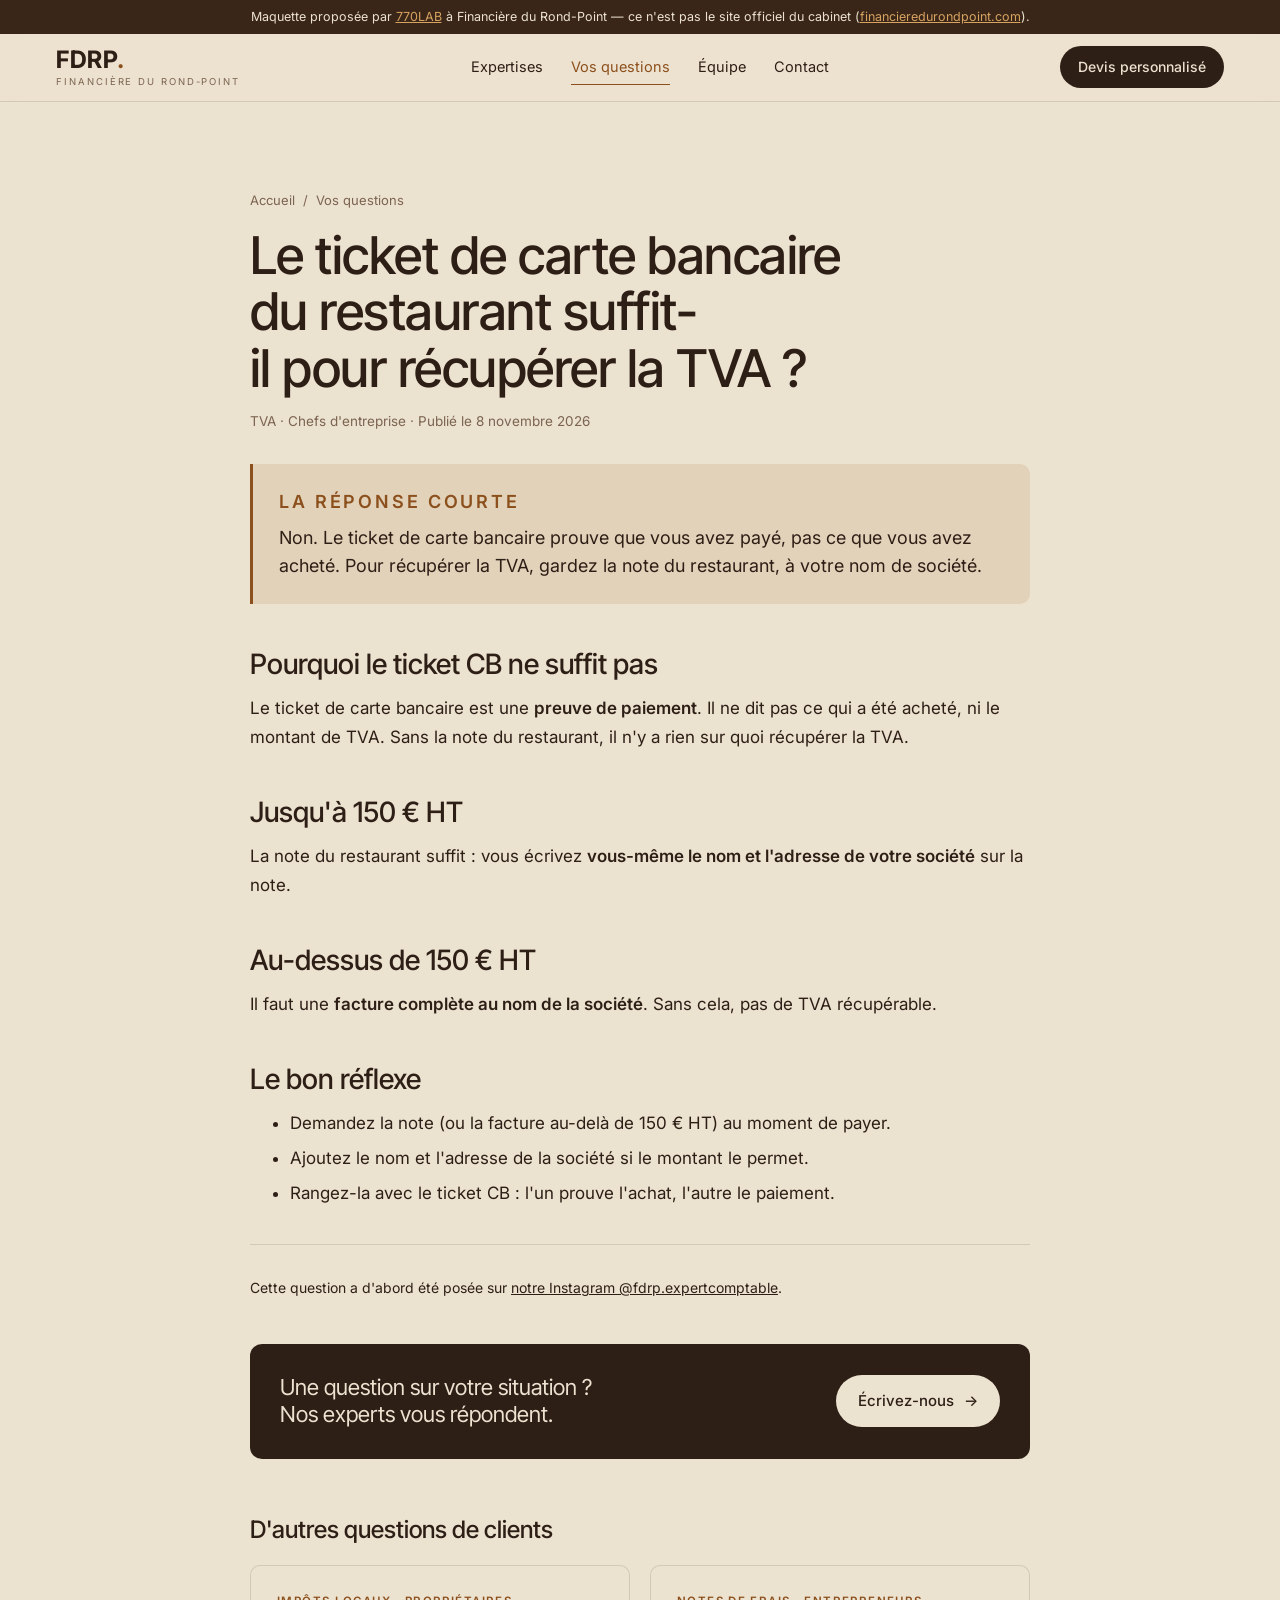
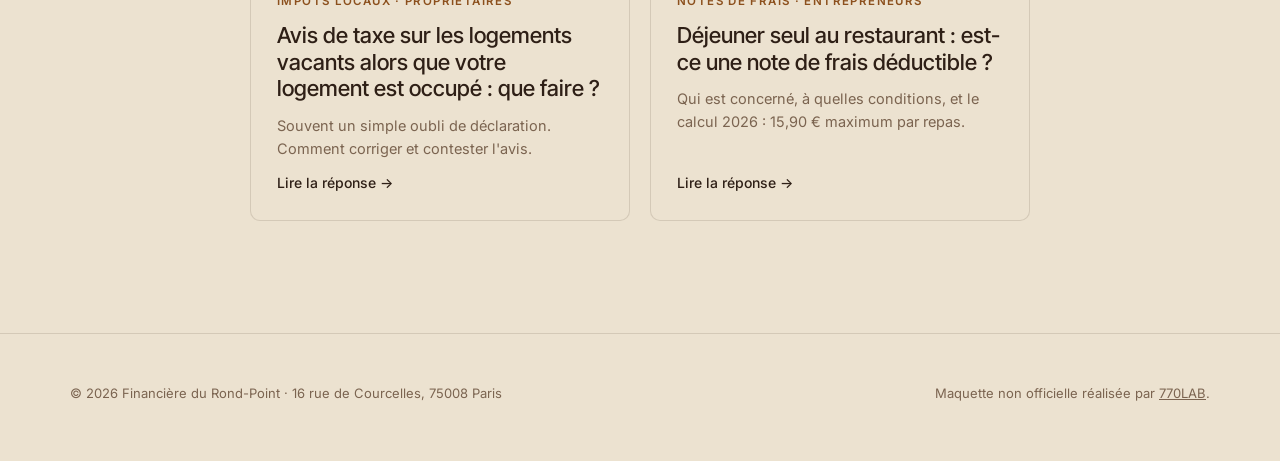
<file: questions/ticket-carte-bancaire-restaurant-tva-recuperable.html>
<!DOCTYPE html>
<html lang="fr">
<head>
  <meta charset="utf-8">
  <meta name="viewport" content="width=device-width, initial-scale=1, viewport-fit=cover">
  <title>[Maquette] Le ticket de carte bancaire du restaurant suffit-il pour récupérer la TVA ? | FDRP expert-comptable Paris 8e</title>
  <meta name="description" content="Ticket de carte bancaire ou note du restaurant : lequel garder pour récupérer la TVA d&#x27;un déjeuner d&#x27;affaires ? La règle des 150 € HT expliquée simplement.">
  <meta name="robots" content="noindex, nofollow">
  <link rel="canonical" href="https://770lab.com/fdrp/questions/ticket-carte-bancaire-restaurant-tva-recuperable.html">
  <meta property="og:title" content="[Maquette] Le ticket de carte bancaire du restaurant suffit-il pour récupérer la TVA ? | FDRP expert-comptable Paris 8e">
  <meta property="og:description" content="Ticket de carte bancaire ou note du restaurant : lequel garder pour récupérer la TVA d&#x27;un déjeuner d&#x27;affaires ? La règle des 150 € HT expliquée simplement.">
  <meta property="og:type" content="article">
  <link rel="icon" href="data:image/svg+xml,%3Csvg xmlns='http://www.w3.org/2000/svg' viewBox='0 0 32 32'%3E%3Crect width='32' height='32' rx='7' fill='%233a2618'/%3E%3Ctext x='16' y='21.5' font-family='Inter Tight,Inter,Arial,sans-serif' font-size='13' font-weight='700' fill='%23d6a360' text-anchor='middle'%3EFD%3C/text%3E%3C/svg%3E">
  <link rel="preconnect" href="https://fonts.googleapis.com">
  <link rel="preconnect" href="https://fonts.gstatic.com" crossorigin>
  <link href="https://fonts.googleapis.com/css2?family=Inter+Tight:wght@500;600;700&family=Inter:wght@400;500;600&display=swap" rel="stylesheet">
  <link rel="stylesheet" href="../css/site.css?v=5">
  <script type="application/ld+json">{"@context": "https://schema.org", "@type": "FAQPage", "datePublished": "2026-11-08", "mainEntity": [{"@type": "Question", "name": "Le ticket de carte bancaire du restaurant suffit-il pour récupérer la TVA ?", "acceptedAnswer": {"@type": "Answer", "text": "Non. Le ticket de carte bancaire prouve que vous avez payé, pas ce que vous avez acheté. Pour récupérer la TVA, gardez la note du restaurant, à votre nom de société."}}]}</script>
</head>
<body>
  <div class="demo-bar" role="note">Maquette proposée par <a href="https://770lab.com">770LAB</a> à Financière du Rond-Point — ce n'est pas le site officiel du cabinet (<a href="https://financieredurondpoint.com/">financieredurondpoint.com</a>).</div>
  <header class="nav is-solid">
    <div class="shell">
      <a href="../" class="brand" aria-label="FDRP, Financière du Rond-Point"><b>FDRP<i>.</i></b><span>Financière du Rond-Point</span></a>
      <nav class="nav-links" aria-label="Navigation principale">
        <a href="../#expertises">Expertises</a>
        <a href="./" class="is-active">Vos questions</a>
        <a href="../#equipe">Équipe</a>
        <a href="../#contact">Contact</a>
      </nav>
      <a href="../#contact" class="btn nav-cta">Devis<span class="lg"> personnalisé</span></a>
    </div>
  </header>
  <main class="article">
    <div class="shell">
      <nav class="crumbs" aria-label="Fil d'Ariane"><a href="../">Accueil</a><span>/</span><a href="./">Vos questions</a></nav>
      <h1>Le ticket de carte bancaire du restaurant suffit-il pour récupérer la TVA ?</h1>
      <p class="meta">TVA · Chefs d&#x27;entreprise · Publié le <time datetime="2026-11-08">8 novembre 2026</time></p>
      <div class="answer"><p class="eyebrow">La réponse courte</p>
        <p>Non. Le ticket de carte bancaire prouve que vous avez payé, pas ce que vous avez acheté. Pour récupérer la TVA, gardez la note du restaurant, à votre nom de société.</p></div>
      <div class="prose"><h2>Pourquoi le ticket CB ne suffit pas</h2><p>Le ticket de carte bancaire est une <strong>preuve de paiement</strong>. Il ne dit pas ce qui a été acheté, ni le montant de TVA. Sans la note du restaurant, il n'y a rien sur quoi récupérer la TVA.</p><h2>Jusqu'à 150 € HT</h2><p>La note du restaurant suffit : vous écrivez <strong>vous-même le nom et l'adresse de votre société</strong> sur la note.</p><h2>Au-dessus de 150 € HT</h2><p>Il faut une <strong>facture complète au nom de la société</strong>. Sans cela, pas de TVA récupérable.</p><h2>Le bon réflexe</h2><ul><li>Demandez la note (ou la facture au-delà de 150 € HT) au moment de payer.</li><li>Ajoutez le nom et l'adresse de la société si le montant le permet.</li><li>Rangez-la avec le ticket CB : l'un prouve l'achat, l'autre le paiement.</li></ul></div>
      <p class="source"></p>
      <p class="insta">Cette question a d'abord été posée sur <a href="https://www.instagram.com/p/DfgtvpjiDb2/" rel="noopener">notre Instagram @fdrp.expertcomptable</a>.</p>
      <div class="cta-box">
        <p>Une question sur votre situation ?<br>Nos experts vous répondent.</p>
        <a class="btn" href="../#contact">Écrivez-nous <span aria-hidden="true">→</span></a>
      </div>
      <section class="related"><h2>D'autres questions de clients</h2>
        <div class="qgrid">
        <a class="qcard" href="taxe-logements-vacants-avis-logement-occupe.html">
          <span class="tag">Impôts locaux · Propriétaires</span>
          <h3>Avis de taxe sur les logements vacants alors que votre logement est occupé : que faire ?</h3>
          <p>Souvent un simple oubli de déclaration. Comment corriger et contester l&#x27;avis.</p>
          <span class="more">Lire la réponse →</span>
        </a>
        <a class="qcard" href="dejeuner-seul-restaurant-frais-de-repas-deductibles.html">
          <span class="tag">Notes de frais · Entrepreneurs</span>
          <h3>Déjeuner seul au restaurant : est-ce une note de frais déductible ?</h3>
          <p>Qui est concerné, à quelles conditions, et le calcul 2026 : 15,90 € maximum par repas.</p>
          <span class="more">Lire la réponse →</span>
        </a>
        </div></section>
    </div>
  </main>
  <footer class="footer">
    <div class="shell">
      <p>© 2026 Financière du Rond-Point · 16 rue de Courcelles, 75008 Paris</p>
      <p>Maquette non officielle réalisée par <a href="https://770lab.com">770LAB</a>.</p>
    </div>
  </footer>
</body>
</html>
</file>
<file: css/site.css>
/* FDRP — démo 770LAB. Palette « café » reprise du reel choisi par le client (crème, sable, caramel, espresso) — PAS celle de son site actuel, qu'il n'aime pas (17/11/2026). Titres en Inter Tight, texte en Inter ; jamais de serif « fantaisie », jamais d italique (propriétaire, 13/11/2026). */
:root{
  --bg:#ece2d0; --bg-alt:#e2d2ba; --fg:#2e1f16; --muted:#7b6450; --accent:#8c501d; --accent-soft:rgba(201,138,69,.16);
  --line:rgba(46,31,22,.13); --ink:#1f140d; --caramel:#c98a45; --caramel-lt:#d6a360; --espresso:#3a2618;
  --serif:"Inter Tight", "Inter", system-ui, -apple-system, "Segoe UI", sans-serif;
  --sans:"Inter", system-ui, -apple-system, "Segoe UI", sans-serif;
  --gutter:max(20px, env(safe-area-inset-left, 0px));
  --nav-h:68px;
  --hero-x:max(20px, env(safe-area-inset-left, 0px), 4.4vw);
}
*,*::before,*::after{ box-sizing:border-box; font-style:normal !important }
[hidden]{ display:none !important }
html{ -webkit-text-size-adjust:100% }
body{ margin:0; background:var(--bg); color:var(--fg); font-family:var(--sans); font-size:16px; line-height:1.6; -webkit-font-smoothing:antialiased }
img{ max-width:100%; display:block }
em, i{ font-style:normal } /* aucun italique sur ce site (demande du 17/11) */
a{ color:inherit }
.shell{ max-width:1180px; margin:0 auto; padding-left:var(--gutter); padding-right:max(20px, env(safe-area-inset-right, 0px)) }
.eyebrow{ font-size:12px; letter-spacing:.16em; text-transform:uppercase; color:var(--accent); font-weight:600; margin:0 }
.h2{ font-family:var(--serif); font-weight:600; font-size:clamp(30px, 4.4vw, 52px); line-height:1.08; margin:.35em 0 0; text-wrap:balance; letter-spacing:-.01em }
.h2 em, .h1 em{ font-style:normal; color:var(--accent) }
.btn{ display:inline-flex; align-items:center; gap:10px; padding:14px 22px; border-radius:999px; background:var(--fg); color:var(--bg); text-decoration:none; font-weight:500; font-size:15px; white-space:nowrap; transition:transform .25s, background .25s }
.btn:hover{ transform:translateY(-2px); background:var(--ink) }
.btn-ghost{ background:transparent; color:var(--fg); border:1px solid var(--fg) }
.btn-ghost:hover{ background:var(--fg); color:var(--bg) }
:focus-visible{ outline:2px solid var(--accent); outline-offset:3px }

/* bandeau démo — toujours présent */
.demo-bar{ background:var(--espresso); color:var(--bg); font-size:12.5px; text-align:center; padding:8px var(--gutter); line-height:1.4 }
.demo-bar a{ color:var(--caramel-lt) }

/* nav */
.nav{ position:sticky; top:0; z-index:40; height:var(--nav-h); display:flex; align-items:center; background:rgba(236,226,208,.84); backdrop-filter:saturate(1.2) blur(12px); -webkit-backdrop-filter:saturate(1.2) blur(12px); border-bottom:1px solid transparent; transition:border-color .3s }
.nav.is-solid{ border-bottom-color:var(--line) }
.nav .shell{ width:100%; max-width:none; padding-left:var(--hero-x); padding-right:var(--hero-x); display:flex; align-items:center; justify-content:space-between; gap:24px }
.brand{ text-decoration:none; display:flex; flex-direction:column; line-height:1 }
.brand b{ font-family:var(--serif); font-weight:700; font-size:24px; letter-spacing:.02em }
.brand b i{ color:var(--accent); font-style:normal }
.brand span{ font-size:9.5px; letter-spacing:.2em; text-transform:uppercase; color:var(--muted); margin-top:5px }
.nav-links{ display:flex; gap:28px; font-size:14.5px }
.nav-links a{ text-decoration:none; padding:6px 0; border-bottom:1px solid transparent }
.nav-links a:hover, .nav-links a.is-active{ border-bottom-color:var(--accent); color:var(--accent) }
.nav-cta{ padding:10px 18px; font-size:14px }
@media (max-width:860px){ .nav-links{ display:none } .nav-cta{ padding:9px 14px; font-size:13px } }
.nav-cta{ gap:.28em }
@media (max-width:520px){ .nav-cta .lg{ display:none } .brand b{ font-size:22px } .brand span{ font-size:8.5px; letter-spacing:.16em; white-space:nowrap } .eyebrow{ letter-spacing:.12em } }

/* ===== HERO scroll-scrubbé ===== */
.hero{ position:relative; height:560vh }
.stage{ position:sticky; top:var(--nav-h); height:calc(100vh - var(--nav-h)); height:calc(100dvh - var(--nav-h)); overflow:hidden; background:var(--bg) }
.stage .poster, .stage canvas{ position:absolute; inset:0; width:100%; height:100%; object-fit:cover; object-position:68% 50% }
.stage canvas{ opacity:0; transition:opacity .4s }
.stage.has-seq canvas{ opacity:1 }
.scrim{ position:absolute; inset:0; pointer-events:none; background:linear-gradient(90deg, rgba(236,226,208,.92) 0%, rgba(236,226,208,.72) 26%, rgba(236,226,208,0) 46%) }
.copy{ position:absolute; left:var(--hero-x); top:50%; transform:translateY(-50%); width:min(430px, 33vw); min-height:340px }
.ph{ position:absolute; left:0; top:0; width:100%; display:flex; flex-direction:column; gap:16px; opacity:0; transform:translateY(14px); transition:opacity .45s ease, transform .55s cubic-bezier(.2,.7,.2,1); pointer-events:none }
.ph.on{ opacity:1; transform:none; pointer-events:auto }
.h1{ font-family:var(--serif); font-weight:600; font-size:clamp(38px, 5.2vw, 72px); line-height:1.02; letter-spacing:-.015em; margin:0; text-wrap:balance }
.ph p.lead{ margin:0; color:var(--muted); font-size:17px; max-width:34ch }
.chips{ display:flex; flex-wrap:wrap; gap:8px }
.chips span{ font-size:13px; padding:6px 12px; border:1px solid rgba(201,138,69,.6); border-radius:999px; background:rgba(236,226,208,.78) }
.stat{ display:flex; align-items:baseline; gap:12px }
.stat b{ font-family:var(--serif); font-weight:500; font-size:clamp(46px, 5.6vw, 76px); line-height:1; font-variant-numeric:tabular-nums; color:var(--fg) }
.stat span{ font-size:14px; color:var(--muted); max-width:15ch; line-height:1.35 }
.progress{ position:absolute; left:var(--hero-x); bottom:28px; display:flex; gap:8px; align-items:center; font-size:11px; letter-spacing:.14em; text-transform:uppercase; color:var(--muted) }
.progress i{ width:26px; height:2px; background:var(--line); display:block; position:relative; overflow:hidden }
.progress i.on{ background:var(--accent) }
.scroll-hint{ position:absolute; right:max(20px, env(safe-area-inset-right, 0px)); bottom:26px; font-size:12px; color:var(--muted); letter-spacing:.08em; transition:opacity .4s }
.hero.is-moving .scroll-hint{ opacity:0 }

@media (orientation:portrait), (max-width:760px){
  /* téléphone : l'image entière (scanner compris) tient AU-DESSUS du texte, jamais dessous (réf. 4538ad4bfb95) */
  .stage{ --txt:320px }
  .stage .poster, .stage canvas{ height:calc(100% - var(--txt)); bottom:auto; object-position:60% 50% }
  .scrim{ background:linear-gradient(0deg, rgb(236,226,208) 0, rgb(236,226,208) var(--txt), rgba(236,226,208,0) calc(var(--txt) + 44px)) }
  .copy{ top:auto; bottom:64px; transform:none; width:auto; right:max(20px, env(safe-area-inset-right, 0px)); min-height:230px }
  .ph{ top:auto; bottom:0; gap:12px }
  .h1{ font-size:clamp(32px, 9vw, 44px) }
  .ph p.lead{ font-size:15px }
  .stat b{ font-size:44px }
  .progress{ bottom:22px }
  .scroll-hint{ display:none }
}

/* ===== sections ===== */
section.block{ padding-block:clamp(72px, 10vw, 128px) }
.reveal{ opacity:1; transform:none; transition:opacity .7s ease, transform .8s cubic-bezier(.2,.7,.2,1) }
.js .reveal:not(.is-in){ opacity:0; transform:translateY(18px) }

.expertises .grid{ margin-top:48px; display:grid; grid-template-columns:repeat(auto-fit, minmax(190px, 1fr)); column-gap:28px; border-top:1px solid var(--line) }
.exp{ padding:28px 0 32px; border-bottom:1px solid var(--line); display:flex; flex-direction:column; gap:8px; min-width:0 }
.exp .n{ font-family:var(--serif); color:var(--accent); font-size:15px; font-variant-numeric:tabular-nums }
.exp h3{ margin:0; font-family:var(--serif); font-weight:500; font-size:24px; line-height:1.15 }
.exp p{ margin:0; color:var(--muted); font-size:15px }

.questions{ background:var(--bg-alt) }
.questions .head{ display:flex; justify-content:space-between; align-items:end; gap:24px; flex-wrap:wrap }
.questions .head p{ margin:12px 0 0; color:var(--muted); max-width:52ch }
.qgrid{ margin-top:44px; display:grid; grid-template-columns:repeat(auto-fit, minmax(280px, 1fr)); gap:20px }
.qcard{ display:flex; flex-direction:column; gap:12px; padding:26px; background:var(--bg); border-radius:10px; text-decoration:none; border:1px solid var(--line); transition:transform .3s, box-shadow .3s; min-width:0 }
.qcard:hover{ transform:translateY(-4px); box-shadow:0 18px 40px -24px rgba(58,38,24,.5) }
.qcard .tag{ font-size:11.5px; letter-spacing:.12em; text-transform:uppercase; color:var(--accent); font-weight:600 }
.qcard h3{ margin:0; font-family:var(--serif); font-weight:500; font-size:22px; line-height:1.2; text-wrap:balance }
.qcard p{ margin:0; color:var(--muted); font-size:14.5px }
.qcard .more{ margin-top:auto; font-size:14px; font-weight:500 }

.team .grid{ margin-top:44px; display:grid; grid-template-columns:repeat(auto-fit, minmax(210px, 1fr)); gap:20px }
.member{ display:flex; gap:16px; align-items:center; padding:18px 0; border-top:1px solid var(--line) }
.member .av{ width:52px; height:52px; border-radius:50%; background:var(--fg); color:var(--bg); display:grid; place-items:center; font-family:var(--serif); font-size:18px; flex:none }
.member b{ display:block; font-weight:600 }
.member span{ color:var(--muted); font-size:14px }

.contact{ background:var(--espresso); color:var(--bg) }
.contact .eyebrow{ color:var(--caramel-lt) }
.contact .h2 em{ color:var(--caramel-lt) }
.contact .inner{ display:grid; grid-template-columns:1.2fr 1fr; gap:48px; align-items:end }
.contact .info{ display:flex; flex-direction:column; gap:8px; font-size:16px; color:var(--bg-alt) }
.contact .info strong{ color:var(--bg); font-size:20px; font-family:var(--serif); font-weight:500 }
.contact .btn{ background:var(--bg); color:var(--fg); align-self:flex-start; margin-top:14px }
@media (max-width:760px){ .contact .inner{ grid-template-columns:1fr; gap:28px } }

.footer{ padding-block:36px 44px; font-size:13px; color:var(--muted); border-top:1px solid var(--line) }
.footer .shell{ display:flex; justify-content:space-between; gap:16px; flex-wrap:wrap }

/* ===== pages questions ===== */
.article{ padding-block:clamp(40px, 7vw, 88px) clamp(64px, 9vw, 112px) }
.article .shell{ max-width:820px }
.crumbs{ font-size:13px; color:var(--muted); display:flex; gap:8px; flex-wrap:wrap }
.crumbs a{ text-decoration:none; color:var(--muted) }
.crumbs a:hover{ color:var(--accent) }
.article h1{ font-family:var(--serif); font-weight:500; font-size:clamp(32px, 5vw, 52px); line-height:1.08; letter-spacing:-.01em; margin:18px 0 0; text-wrap:balance }
.meta{ margin-top:14px; font-size:13.5px; color:var(--muted) }
.answer{ margin-top:32px; padding:24px 26px; border-left:3px solid var(--accent); background:var(--bg-alt); border-radius:0 10px 10px 0 }
.answer .eyebrow{ margin-bottom:8px }
.answer p{ margin:0; font-size:18px; line-height:1.55 }
.prose{ margin-top:36px; font-size:17px; line-height:1.72 }
.prose h2{ font-family:var(--serif); font-weight:500; font-size:28px; line-height:1.2; margin:44px 0 12px }
.prose p, .prose ul, .prose ol{ margin:0 0 16px }
.prose li{ margin-bottom:6px }
.prose strong{ font-weight:600 }
.calc{ margin:20px 0; border:1px solid var(--line); border-radius:10px; overflow-x:auto }
.calc table{ width:100%; border-collapse:collapse; font-variant-numeric:tabular-nums; font-size:16px }
.calc td{ padding:12px 16px; border-bottom:1px solid var(--line) }
.calc tr:last-child td{ border-bottom:0; font-weight:600; background:var(--accent-soft) }
.calc td:last-child{ text-align:right; white-space:nowrap }
.source{ margin-top:36px; font-size:14px; color:var(--muted); padding-top:18px; border-top:1px solid var(--line) }
.insta{ margin-top:12px; font-size:14px }
.cta-box{ margin-top:44px; padding:30px; background:var(--fg); color:var(--bg); border-radius:12px; display:flex; justify-content:space-between; align-items:center; gap:20px; flex-wrap:wrap }
.cta-box p{ margin:0; font-family:var(--serif); font-size:22px; line-height:1.25 }
.cta-box .btn{ background:var(--bg); color:var(--fg) }
.related{ margin-top:52px }
.related h2{ font-family:var(--serif); font-weight:500; font-size:24px; margin:0 0 16px }
.related .qgrid{ margin-top:0 }

@media (prefers-reduced-motion:reduce){
  .ph, .reveal, .btn, .qcard{ transition:none !important }
}
</file>
